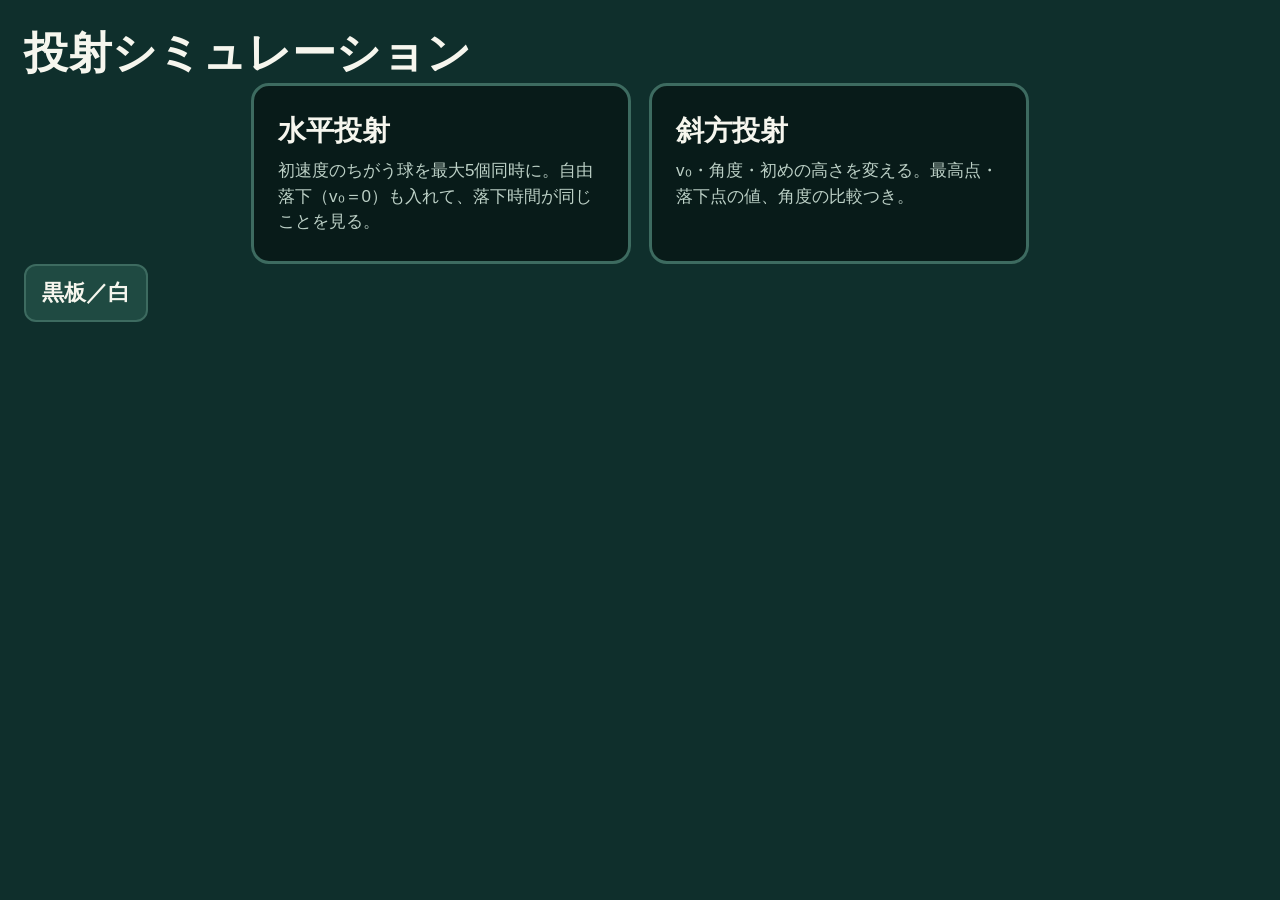
<file: index.html>
<!DOCTYPE html>
<html lang="ja"><head><meta charset="utf-8">
<meta name="viewport" content="width=device-width,initial-scale=1">
<title>投射シミュレーション</title>
<link rel="stylesheet" href="style.css">
<style>
body{overflow:auto;align-items:center;justify-content:center;gap:22px;padding:24px}
h1{font-size:clamp(26px,5vw,44px);margin:0}
.menu{display:flex;flex-wrap:wrap;gap:18px;justify-content:center}
.menu a{display:block;width:min(86vw,380px);padding:26px 24px;border:3px solid var(--panel-line);border-radius:18px;background:var(--panel);color:var(--fg);text-decoration:none}
.menu a:hover{border-color:var(--accent)}
.menu b{font-size:28px;display:block;margin-bottom:8px}
.menu span{color:var(--dim);font-size:17px;line-height:1.5}
</style></head><body>
<h1>投射シミュレーション</h1>
<div class="menu">
  <a href="suihei.html"><b>水平投射</b><span>初速度のちがう球を最大5個同時に。自由落下（v₀＝0）も入れて、落下時間が同じことを見る。</span></a>
  <a href="shaho.html"><b>斜方投射</b><span>v₀・角度・初めの高さを変える。最高点・落下点の値、角度の比較つき。</span></a>
</div>
<button id="t">黒板／白</button>
<script src="common.js"></script>
<script>initTheme();$('t').onclick=()=>setTheme(document.documentElement.dataset.theme==='dark'?'light':'dark');</script>
</body></html>
</file>
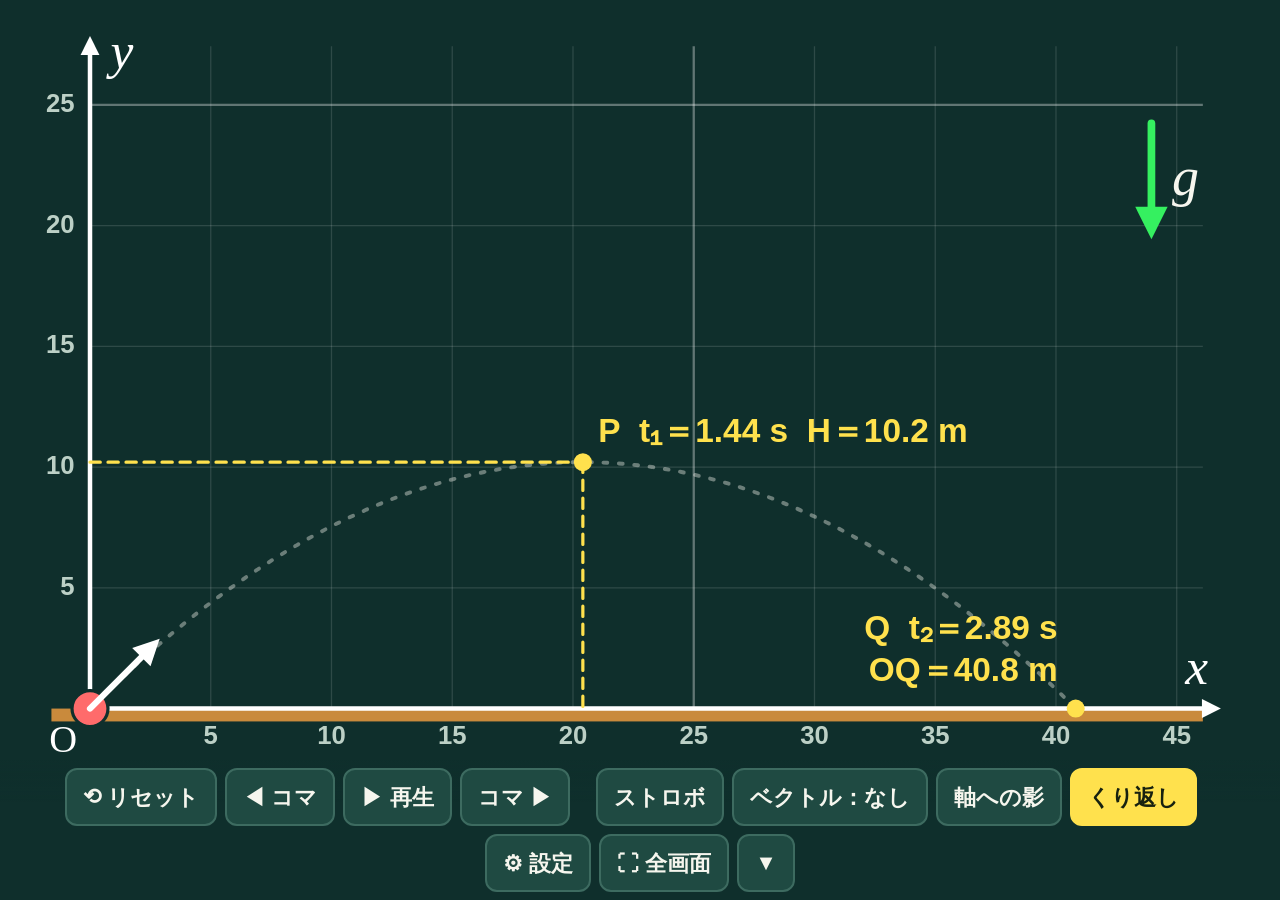
<file: shaho.html>
<!DOCTYPE html>
<html lang="ja"><head><meta charset="utf-8">
<meta name="viewport" content="width=device-width,initial-scale=1,viewport-fit=cover">
<meta name="apple-mobile-web-app-capable" content="yes">
<meta name="mobile-web-app-capable" content="yes">
<meta name="apple-mobile-web-app-status-bar-style" content="black-translucent">
<title>斜方投射シミュレーション</title>
<link rel="stylesheet" href="style.css">
</head><body>
<div id="stage"><canvas id="cv"></canvas></div>
<div id="toast"></div>
<div id="bar">
  <button id="bReset">⟲<span class="full"> リセット</span></button>
  <button class="full" id="bBack">◀ コマ</button>
  <button id="bPlay">▶ 再生</button>
  <button class="full" id="bFwd">コマ ▶</button>
  <span class="sp full"></span>
  <button class="full" id="bStrobe">ストロボ</button>
  <button class="full" id="bVec">ベクトル</button>
  <button class="full" id="bShadow">軸への影</button>
  <button class="full" id="bLoop">くり返し</button>
  <span class="sp full"></span>
  <button class="full" id="bGear">⚙ 設定</button>
  <button class="full" id="bFull">⛶ 全画面</button>
  <button class="full" id="bMini">▼</button>
  <button class="minionly" id="bFull2">⛶</button>
  <button class="minionly" id="bUnmini">▲</button>
</div>
<div id="drawer">
  <div class="row"><button id="dClose" class="on">✕ 閉じる</button><a class="btnlink" href="./">← メニュー</a><button id="theme">黒板／白</button></div>
  <div class="item"><span class="lab">初速度 v₀</span><input type="range" id="v0s" min="5" max="40" step="0.5" value="20"><span class="val" id="v0val"></span></div>
  <div class="item"><span class="lab">角度 θ</span><input type="range" id="ths" min="5" max="85" step="1" value="45"><span class="val" id="thval"></span></div>
  <div class="item"><span class="seg" id="thpre"></span></div>
  <div class="item"><span class="lab">高さ h₀</span><input type="range" id="h0s" min="0" max="20" step="0.5" value="0"><span class="val" id="h0val"></span></div>
  <div class="item"><span class="lab">時刻</span><input type="range" id="scrub" min="0" max="1000" value="0"><span class="val" id="tval">0.00 s</span></div>
  <div class="item"><span class="lab">再生の速さ</span><span class="seg" id="speed"></span></div>
  <div class="item"><span class="lab">ストロボ間隔</span><span class="seg" id="sint"></span></div>
  <div class="item"><span class="lab">残像の出し方</span><span class="seg" id="smode"></span></div>
  <div class="row"><button id="vstrobe">ストロボ位置にもベクトル</button><button id="bCmp">角度くらべ（15°〜75°）</button></div>
  <div class="row"><button id="bPQ">最高点P・着地Q</button><button id="bGrid">グリッド</button><button id="bRead">数値表示</button></div>
  <div class="lab">キー：Space 再生／R 最初／←→ コマ／V ベクトル／S ストロボ／F 全画面</div>
</div>
<script src="common.js"></script>
<script>
initTheme();
const cv = $('cv'), ctx = cv.getContext('2d');
const S = { v0: 20, th: 45, h0: 0, strobe: false, dt: 0.5, smode: 'seq', vmode: 0, vstrobe: false, pq: true, cmp: false, shadow: false, grid: true, readout: false };
const ANG = [15, 30, 45, 60, 75];
const VLAB = ['なし', 'v', 'vx vy', '全部'];
const rad = (d) => (d * Math.PI) / 180;
function traj(v0, thDeg, h0) {
  const vx = v0 * Math.cos(rad(thDeg)), vy = v0 * Math.sin(rad(thDeg));
  const T = (vy + Math.sqrt(vy * vy + 2 * G * h0)) / G;
  return { vx, vy, T, t1: vy / G, H: h0 + (vy * vy) / (2 * G), R: vx * T };
}
const cur = () => traj(S.v0, S.th, S.h0);
const clock = new Clock(draw);
clock.speed = 0.5;
function syncT() { clock.T = cur().T; clock.t = Math.min(clock.t, clock.T); }
const refreshers = [];
const all = () => refreshers.forEach((f) => f());
function stepBy(n) {
  const c = clock.t / S.dt;
  const target = n > 0 ? Math.floor(c + 1e-6) + 1 : Math.ceil(c - 1e-6) - 1;
  clock.seek(clamp(target * S.dt, 0, clock.T));
}
function cycleVec() { S.vmode = (S.vmode + 1) % 4; all(); draw(); }
function change() { syncT(); all(); draw(); }

function ui() {
  wireShell();
  $('bReset').onclick = () => clock.reset();
  $('bPlay').onclick = () => clock.toggle();
  $('bFwd').onclick = () => { clock.pause(); stepBy(1); };
  $('bBack').onclick = () => { clock.pause(); stepBy(-1); };
  $('bVec').onclick = cycleVec;
  refreshers.push(() => { $('bVec').textContent = 'ベクトル：' + VLAB[S.vmode]; $('bVec').classList.toggle('on', S.vmode > 0); });
  refreshers.push(toggleBtn($('bStrobe'), () => S.strobe, (v) => { S.strobe = v; draw(); }));
  refreshers.push(toggleBtn($('bShadow'), () => S.shadow, (v) => { S.shadow = v; draw(); }));
  refreshers.push(toggleBtn($('bLoop'), () => clock.loop, (v) => { clock.loop = v; }));
  refreshers.push(toggleBtn($('bGrid'), () => S.grid, (v) => { S.grid = v; draw(); }));
  refreshers.push(toggleBtn($('bRead'), () => S.readout, (v) => { S.readout = v; draw(); }));
  refreshers.push(toggleBtn($('bPQ'), () => S.pq, (v) => { S.pq = v; draw(); }));
  refreshers.push(toggleBtn($('bCmp'), () => S.cmp, (v) => { S.cmp = v; draw(); }));
  refreshers.push(toggleBtn($('vstrobe'), () => S.vstrobe, (v) => { S.vstrobe = v; draw(); }));
  $('scrub').oninput = (e) => { clock.playing = false; clock.seek(e.target.value / 1000 * clock.T); };
  $('v0s').oninput = (e) => { S.v0 = +e.target.value; change(); };
  $('ths').oninput = (e) => { S.th = +e.target.value; change(); };
  $('h0s').oninput = (e) => { S.h0 = +e.target.value; change(); };
  refreshers.push(() => { $('v0s').value = S.v0; $('ths').value = S.th; $('h0s').value = S.h0; });
  refreshers.push(segment($('thpre'), ANG.map((a) => [a + '°', a]), () => S.th, (v) => { S.th = v; change(); }));
  refreshers.push(segment($('speed'), [['0.25×', 0.25], ['0.5×', 0.5], ['1×', 1]], () => clock.speed, (v) => (clock.speed = v)));
  refreshers.push(segment($('sint'), [['0.25', 0.25], ['0.5', 0.5], ['1 s', 1]], () => S.dt, (v) => { S.dt = v; draw(); }));
  refreshers.push(segment($('smode'), [['順に出す', 'seq'], ['全部出す', 'all']], () => S.smode, (v) => { S.smode = v; draw(); }));
  $('theme').onclick = () => { setTheme(document.documentElement.dataset.theme === 'dark' ? 'light' : 'dark'); draw(); };
  window.addEventListener('resize', draw);
  window.addEventListener('keydown', (e) => {
    if (e.target.tagName === 'INPUT' && e.key !== 'ArrowLeft' && e.key !== 'ArrowRight') return;
    const k = e.key;
    if (k === ' ') { e.preventDefault(); clock.toggle(); }
    else if (k === 'r' || k === 'R') clock.reset();
    else if (k === 'ArrowRight') { e.preventDefault(); clock.pause(); stepBy(1); }
    else if (k === 'ArrowLeft') { e.preventDefault(); clock.pause(); stepBy(-1); }
    else if (k === 'v' || k === 'V') cycleVec();
    else if (k === 's' || k === 'S') { S.strobe = !S.strobe; all(); draw(); }
    else if (k === 'f' || k === 'F') toggleFullscreen();
  });
}

function draw() {
  const { w, h, dpr: rdpr } = fitCanvas(cv);
  const U = Math.max(0.9 * rdpr, Math.min(w, h) / 700);
  const th = theme, c = cur(), t = clock.t, T = c.T;
  $('tval').textContent = t.toFixed(2) + ' s';
  $('scrub').value = Math.round((t / T) * 1000);
  $('v0val').textContent = S.v0.toFixed(1) + ' m/s';
  $('thval').textContent = S.th + '°';
  $('h0val').textContent = S.h0.toFixed(1) + ' m';
  $('bPlay').textContent = clock.playing ? '⏸ 止める' : (t >= T ? '⟲ もう一度' : '▶ 再生');
  ctx.fillStyle = th.bg; ctx.fillRect(0, 0, w, h);

  const set = S.cmp ? [...ANG.map((a) => traj(S.v0, a, S.h0)), c] : [c];
  const xr = Math.max(...set.map((q) => q.R), 1) * 1.08 + 2, yr = Math.max(...set.map((q) => q.H), 1) * 1.12 + 1;
  const barH = $('bar').offsetHeight * rdpr;
  const padL = 70 * U, padR = 60 * U, padT = 36 * U, padB = barH + 40 * U;
  const sc = Math.min((w - padL - padR) / xr, (h - padT - padB) / yr);
  const ox = padL, oy = h - padB;
  const X = (x) => ox + x * sc, Y = (y) => oy - y * sc;
  const lw = 4 * U;
  const font = (px) => `bold ${px * U}px "BIZ UDPGothic","Hiragino Sans","Noto Sans JP",sans-serif`;
  const xmaxW = (w - padR - ox) / sc, ymaxW = (oy - padT) / sc;

  const st = niceStep(60 * U / sc), major = st * 5;
  ctx.textBaseline = 'middle'; ctx.font = font(20); ctx.fillStyle = th.dim;
  const isM = (a) => Math.abs(a / major - Math.round(a / major)) < 1e-6;
  for (let a = 0; a <= xmaxW + 1e-9; a += st) {
    const m = isM(a);
    if (S.grid) { ctx.strokeStyle = m ? th.major : th.grid; ctx.lineWidth = (m ? 1.8 : 1) * U; ctx.beginPath(); ctx.moveTo(X(a), oy); ctx.lineTo(X(a), Y(ymaxW)); ctx.stroke(); }
    if (a > 0 && (m || st >= 5)) { ctx.textAlign = 'center'; ctx.fillText(+a.toFixed(6), X(a), oy + 22 * U); }
  }
  for (let a = 0; a <= ymaxW + 1e-9; a += st) {
    const m = isM(a);
    if (S.grid) { ctx.strokeStyle = m ? th.major : th.grid; ctx.lineWidth = (m ? 1.8 : 1) * U; ctx.beginPath(); ctx.moveTo(ox, Y(a)); ctx.lineTo(X(xmaxW), Y(a)); ctx.stroke(); }
    if (a > 0 && (m || st >= 5)) { ctx.textAlign = 'right'; ctx.fillText(+a.toFixed(6), ox - 12 * U, Y(a)); }
  }
  // 地面と台
  ctx.lineCap = 'round';
  ctx.fillStyle = th.ground; ctx.fillRect(ox - 30 * U, oy, X(xmaxW) - ox + 30 * U, 10 * U);
  if (S.h0 > 0) { ctx.globalAlpha = 0.45; ctx.fillRect(ox - 30 * U, Y(S.h0), 30 * U, S.h0 * sc); ctx.globalAlpha = 1; ctx.fillRect(ox - 30 * U, Y(S.h0) - 4 * U, 30 * U, 8 * U); }
  // 軸
  arrow(ctx, ox - 10 * U, oy, X(xmaxW) + 14 * U, oy, th.axis, 3.5 * U);
  arrow(ctx, ox, oy + 10 * U, ox, Y(ymaxW) - 8 * U, th.axis, 3.5 * U);
  ctx.fillStyle = th.axis; ctx.font = `italic ${40 * U}px ${SERIF}`;
  ctx.textAlign = 'right'; ctx.fillText('x', X(xmaxW) + 4 * U, oy - 30 * U);
  ctx.textAlign = 'left'; ctx.fillText('y', ox + 16 * U, Y(ymaxW) + 6 * U);
  ctx.font = `${30 * U}px ${SERIF}`; ctx.textAlign = 'right'; ctx.fillText('O', ox - 10 * U, oy + 26 * U);
  // 重力
  { const gx = X(xmaxW) - 40 * U, g0 = Y(ymaxW) + 60 * U, g1 = g0 + 90 * U;
    arrow(ctx, gx, g0, gx, g1, th.g, 6 * U);
    ctx.fillStyle = th.fg; ctx.font = `italic ${42 * U}px ${SERIF}`; ctx.textAlign = 'left'; ctx.fillText('g', gx + 16 * U, (g0 + g1) / 2); }

  const pos = (tt) => { const tc = Math.min(tt, T); return { x: c.vx * tc, y: S.h0 + c.vy * tc - 0.5 * G * tc * tc, vx: c.vx, vy: c.vy - G * tc }; };
  const R = Math.max(14 * U, 0.012 * Math.min(w, h));
  const ball = (p, col, a = 1) => { ctx.globalAlpha = a; ctx.fillStyle = col; ctx.beginPath(); ctx.arc(X(p.x), Y(p.y), R, 0, 7); ctx.fill(); ctx.strokeStyle = th.bg; ctx.lineWidth = 2.5 * U; ctx.stroke(); ctx.globalAlpha = 1; };
  const shadow = (p, col, a) => {
    const bx = X(p.x), by = Y(p.y);
    ctx.globalAlpha = a * 0.7; ctx.strokeStyle = col; ctx.lineWidth = 1.8 * U; ctx.setLineDash([6 * U, 6 * U]);
    ctx.beginPath(); ctx.moveTo(bx, by); ctx.lineTo(bx, oy); ctx.moveTo(bx, by); ctx.lineTo(ox, by); ctx.stroke(); ctx.setLineDash([]);
    ctx.globalAlpha = a; ctx.fillStyle = col;
    ctx.beginPath(); ctx.arc(bx, oy, R * 0.8, 0, 7); ctx.fill(); ctx.beginPath(); ctx.arc(ox, by, R * 0.8, 0, 7); ctx.fill(); ctx.globalAlpha = 1;
  };
  const kv = 0.2 * Math.max(c.R, c.H) / Math.max(S.v0, 1) * 0.5;
  const vec = (p) => {
    if (S.vmode === 0) return;
    const x0 = X(p.x), y0 = Y(p.y), ex = x0 + p.vx * kv * sc, ey = y0 - p.vy * kv * sc;
    if (S.vmode >= 2) {
      if (Math.abs(p.vx) > 0.01) arrow(ctx, x0, y0, ex, y0, th.vx, lw);
      if (Math.abs(p.vy) > 0.01) arrow(ctx, x0, y0, x0, ey, th.vy, lw);
    }
    if (S.vmode === 1 || S.vmode === 3) {
      if (S.vmode === 3) { ctx.setLineDash([6 * U, 6 * U]); ctx.strokeStyle = th.dim; ctx.lineWidth = U; ctx.beginPath(); ctx.moveTo(ex, y0); ctx.lineTo(ex, ey); ctx.moveTo(x0, ey); ctx.lineTo(ex, ey); ctx.stroke(); ctx.setLineDash([]); }
      if (p.vx * p.vx + p.vy * p.vy > 1e-4) arrow(ctx, x0, y0, ex, ey, th.vec, lw * 1.2);
    }
  };

  if (S.cmp) ANG.forEach((a, i) => {
    const q = traj(S.v0, a, S.h0);
    ctx.strokeStyle = th.balls[i]; ctx.lineWidth = 3.2 * U; ctx.globalAlpha = 0.85; ctx.beginPath();
    for (let k = 0; k <= 100; k++) { const tt = (q.T * k) / 100, x = q.vx * tt, y = S.h0 + q.vy * tt - 0.5 * G * tt * tt; k ? ctx.lineTo(X(x), Y(y)) : ctx.moveTo(X(x), Y(y)); }
    ctx.stroke(); ctx.globalAlpha = 1;
    ctx.fillStyle = th.balls[i]; ctx.font = font(26); ctx.textAlign = 'center'; ctx.textBaseline = 'bottom';
    ctx.fillText(a + '°', X(q.vx * q.t1), Y(q.H) - 8 * U); ctx.textBaseline = 'middle';
  });
  const path = (a, b) => { ctx.beginPath(); for (let k = 0; k <= 100; k++) { const p = pos(a + ((b - a) * k) / 100); k ? ctx.lineTo(X(p.x), Y(p.y)) : ctx.moveTo(X(p.x), Y(p.y)); } ctx.stroke(); };
  ctx.strokeStyle = th.fg; ctx.globalAlpha = 0.4; ctx.lineWidth = 3 * U; ctx.setLineDash([3 * U, 9 * U]); path(t, T); ctx.setLineDash([]);
  ctx.globalAlpha = 0.9; ctx.lineWidth = 3.5 * U; path(0, t); ctx.globalAlpha = 1;

  if (S.pq) {
    const P = { x: c.vx * c.t1, y: c.H }, Q = { x: c.R, y: 0 };
    ctx.setLineDash([8 * U, 6 * U]); ctx.strokeStyle = th.accent; ctx.lineWidth = 2.5 * U;
    ctx.beginPath(); ctx.moveTo(X(P.x), Y(P.y)); ctx.lineTo(X(P.x), oy); ctx.moveTo(ox, Y(P.y)); ctx.lineTo(X(P.x), Y(P.y)); ctx.stroke(); ctx.setLineDash([]);
    ctx.fillStyle = th.accent; ctx.beginPath(); ctx.arc(X(P.x), Y(P.y), 7 * U, 0, 7); ctx.fill(); ctx.beginPath(); ctx.arc(X(Q.x), Y(Q.y), 7 * U, 0, 7); ctx.fill();
    ctx.font = font(26); ctx.textAlign = 'left'; ctx.textBaseline = 'bottom';
    ctx.fillText(`P  t₁＝${c.t1.toFixed(2)} s  H＝${c.H.toFixed(1)} m`, X(P.x) + 12 * U, Y(P.y) - 10 * U);
    ctx.textAlign = 'right';
    ctx.fillText(`Q  t₂＝${c.T.toFixed(2)} s`, X(Q.x) - 14 * U, oy - 48 * U);
    ctx.fillText(`OQ＝${c.R.toFixed(1)} m`, X(Q.x) - 14 * U, oy - 16 * U);
    ctx.textBaseline = 'middle';
  }

  const times = [];
  if (S.strobe) for (let k = 1; k * S.dt <= T + 1e-9; k++) { const tt = k * S.dt; if (S.smode === 'all' || tt <= t + 1e-9) times.push(tt); }
  if (S.strobe && S.smode === 'all') times.unshift(0);
  times.forEach((tt) => { const p = pos(tt); if (S.shadow) shadow(p, th.balls[0], 0.4); ball(p, th.balls[0], 0.55); if (S.vstrobe) vec(p); });
  const p = pos(t);
  if (S.shadow) shadow(p, th.balls[0], 1);
  ball(p, th.balls[0]); vec(p);
  if (t === 0 && S.vmode === 0) arrow(ctx, X(0), Y(S.h0), X(0) + c.vx * kv * sc, Y(S.h0) - c.vy * kv * sc, th.vec, lw * 1.2);

  if (S.readout) {
    const sp = Math.hypot(p.vx, p.vy);
    const lines = [[`t ＝ ${t.toFixed(2)} s`, 34, th.fg], [`x ＝ ${p.x.toFixed(1)} m　y ＝ ${p.y.toFixed(1)} m`, 26, th.dim],
      [`vx ＝ ${p.vx.toFixed(1)} m/s`, 26, th.vx], [`vy ＝ ${p.vy.toFixed(1)} m/s（上向き正）`, 26, th.vy], [`v ＝ ${sp.toFixed(1)} m/s`, 26, th.fg]];
    ctx.globalAlpha = 0.85; ctx.fillStyle = th.bg; ctx.fillRect(w - 500 * U, 6 * U, 494 * U, 220 * U); ctx.globalAlpha = 1;
    ctx.textBaseline = 'top'; ctx.textAlign = 'right'; let ry = 12 * U;
    lines.forEach(([s, px, col]) => { ctx.fillStyle = col; ctx.font = font(px); ctx.fillText(s, w - 16 * U, ry); ry += (px + 10) * U; });
  }
}
ui(); syncT();
{
  const q = new URLSearchParams(location.search);
  for (const k of ['v0', 'th', 'h0']) if (q.has(k)) S[k] = +q.get(k);
  if (q.has('strobe')) S.strobe = q.get('strobe') === '1';
  if (q.has('v')) S.vmode = +q.get('v');
  if (q.has('vs')) S.vstrobe = q.get('vs') === '1';
  if (q.has('cmp')) S.cmp = q.get('cmp') === '1';
  if (q.has('shadow')) S.shadow = q.get('shadow') === '1';
  if (q.has('dt')) S.dt = +q.get('dt');
  if (q.has('mini')) setMini(q.get('mini') === '1');
  if (q.has('drawer')) setDrawer(q.get('drawer') === '1');
  if (q.has('read')) S.readout = q.get('read') === '1';
  syncT();
  if (q.has('t')) clock.t = clamp(+q.get('t'), 0, clock.T);
  all();
}
draw();
</script>
</body></html>
</file>
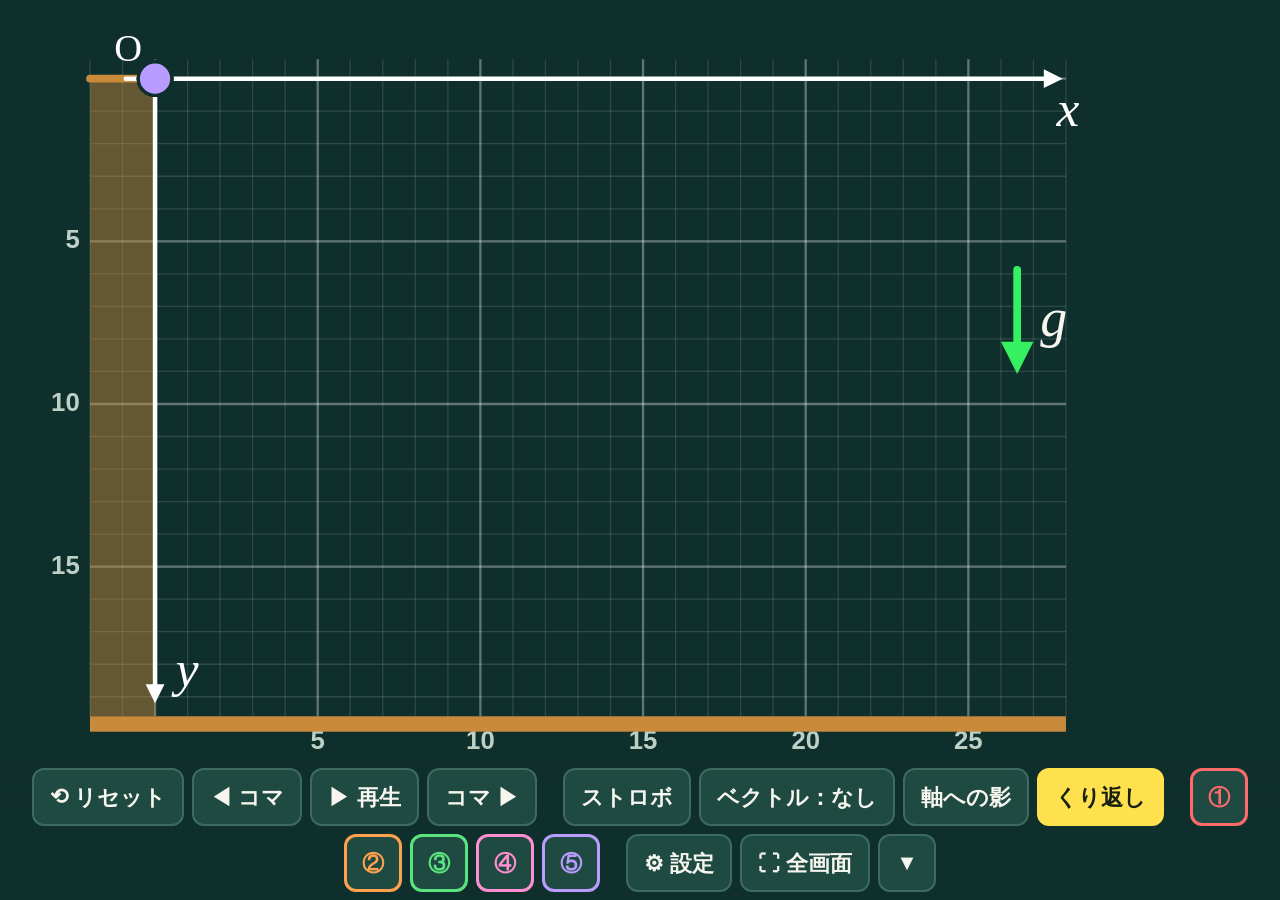
<file: suihei.html>
<!DOCTYPE html>
<html lang="ja"><head><meta charset="utf-8">
<meta name="viewport" content="width=device-width,initial-scale=1,viewport-fit=cover">
<meta name="apple-mobile-web-app-capable" content="yes">
<meta name="mobile-web-app-capable" content="yes">
<meta name="apple-mobile-web-app-status-bar-style" content="black-translucent">
<title>水平投射シミュレーション</title>
<link rel="stylesheet" href="style.css">
</head><body>
<div id="stage"><canvas id="cv"></canvas></div>
<div id="toast"></div>
<div id="bar">
  <button id="bReset">⟲<span class="full"> リセット</span></button>
  <button class="full" id="bBack">◀ コマ</button>
  <button id="bPlay">▶ 再生</button>
  <button class="full" id="bFwd">コマ ▶</button>
  <span class="sp full"></span>
  <button class="full" id="bStrobe">ストロボ</button>
  <button class="full" id="bVec">ベクトル</button>
  <button class="full" id="bShadow">軸への影</button>
  <button class="full" id="bLoop">くり返し</button>
  <span class="sp full"></span>
  <span class="full" id="chips" style="display:contents"></span>
  <span class="sp full"></span>
  <button class="full" id="bGear">⚙ 設定</button>
  <button class="full" id="bFull">⛶ 全画面</button>
  <button class="full" id="bMini">▼</button>
  <button class="minionly" id="bFull2">⛶</button>
  <button class="minionly" id="bUnmini">▲</button>
</div>
<div id="drawer">
  <div class="row"><button id="dClose" class="on">✕ 閉じる</button><a class="btnlink" href="./">← メニュー</a><button id="theme">黒板／白</button></div>
  <div class="item"><span class="lab">時刻</span><input type="range" id="scrub" min="0" max="1000" value="0"><span class="val" id="tval">0.00 s</span></div>
  <div class="item"><span class="lab">再生の速さ</span><span class="seg" id="speed"></span></div>
  <div class="item"><span class="lab">ストロボ間隔</span><span class="seg" id="sint"></span></div>
  <div class="item"><span class="lab">残像の出し方</span><span class="seg" id="smode"></span></div>
  <div class="row"><button id="vstrobe">ストロボ位置にもベクトル</button><button id="sline">同時刻を結ぶ</button></div>
  <div class="item"><span class="lab">高さ H</span><input type="range" id="hs" min="5" max="20" step="0.1" value="19.6"><span class="val" id="hval"></span></div>
  <div class="item"><span class="seg" id="hpre"></span></div>
  <div class="item"><span class="lab">座標</span><span class="seg" id="cmode"></span></div>
  <div id="cards" style="display:flex;flex-direction:column;gap:8px"></div>
  <div class="row"><button id="bGrid">グリッド</button><button id="bRead">数値表示</button></div>
  <div class="lab">キー：Space 再生／R 最初／←→ コマ／V ベクトル／S ストロボ／F 全画面</div>
</div>
<script src="common.js"></script>
<script>
initTheme();
const cv = $('cv'), ctx = cv.getContext('2d');
const S = {
  H: 19.6, strobe: false, dt: 0.25, smode: 'seq', vmode: 0, vstrobe: false, sline: false, coord: 'top',
  shadow: false, grid: true, readout: false,
  balls: [0, 3, 6, 9, 12].map((v) => ({ on: true, v0: v })),
};
const names = ['①', '②', '③', '④', '⑤'];
const VLAB = ['なし', 'v', 'vx vy', '全部'];
const clock = new Clock(draw);
clock.speed = 0.5;
const Tf = () => Math.sqrt(2 * S.H / G);
function syncT() { clock.T = Tf(); clock.t = Math.min(clock.t, clock.T); }
const refreshers = [];
const all = () => refreshers.forEach((f) => f());

function stepBy(n) {
  const c = clock.t / S.dt;
  const target = n > 0 ? Math.floor(c + 1e-6) + 1 : Math.ceil(c - 1e-6) - 1;
  clock.seek(clamp(target * S.dt, 0, clock.T));
}
function cycleVec() { S.vmode = (S.vmode + 1) % 4; all(); draw(); }
function toggleStrobe() { S.strobe = !S.strobe; all(); draw(); }
function setH(h) { S.H = Math.round(h * 10) / 10; $('hs').value = S.H; syncT(); all(); draw(); }

function ui() {
  wireShell();
  $('bReset').onclick = () => clock.reset();
  $('bPlay').onclick = () => clock.toggle();
  $('bFwd').onclick = () => { clock.pause(); stepBy(1); };
  $('bBack').onclick = () => { clock.pause(); stepBy(-1); };
  $('bVec').onclick = cycleVec;
  refreshers.push(() => { $('bVec').textContent = 'ベクトル：' + VLAB[S.vmode]; $('bVec').classList.toggle('on', S.vmode > 0); });
  refreshers.push(toggleBtn($('bStrobe'), () => S.strobe, (v) => { S.strobe = v; draw(); }));
  refreshers.push(toggleBtn($('bShadow'), () => S.shadow, (v) => { S.shadow = v; draw(); }));
  refreshers.push(toggleBtn($('bLoop'), () => clock.loop, (v) => { clock.loop = v; }));
  refreshers.push(toggleBtn($('bGrid'), () => S.grid, (v) => { S.grid = v; draw(); }));
  refreshers.push(toggleBtn($('bRead'), () => S.readout, (v) => { S.readout = v; draw(); }));
  $('scrub').oninput = (e) => { clock.playing = false; clock.seek(e.target.value / 1000 * clock.T); };
  refreshers.push(segment($('speed'), [['0.25×', 0.25], ['0.5×', 0.5], ['1×', 1]], () => clock.speed, (v) => (clock.speed = v)));
  refreshers.push(segment($('sint'), [['0.1', 0.1], ['0.2', 0.2], ['0.25', 0.25], ['0.5', 0.5], ['1 s', 1]], () => S.dt, (v) => { S.dt = v; draw(); }));
  refreshers.push(segment($('smode'), [['順に出す', 'seq'], ['全部出す', 'all']], () => S.smode, (v) => { S.smode = v; draw(); }));
  refreshers.push(toggleBtn($('vstrobe'), () => S.vstrobe, (v) => { S.vstrobe = v; draw(); }));
  refreshers.push(toggleBtn($('sline'), () => S.sline, (v) => { S.sline = v; draw(); }));
  refreshers.push(segment($('cmode'), [['投げた点が原点・下向き正', 'top'], ['地面が原点', 'ground']], () => S.coord, (v) => { S.coord = v; draw(); }));
  $('hs').oninput = (e) => setH(+e.target.value);
  refreshers.push(segment($('hpre'), [['4.9 m', 4.9], ['9.8 m', 9.8], ['19.6 m', 19.6]], () => S.H, setH));
  $('theme').onclick = () => { setTheme(document.documentElement.dataset.theme === 'dark' ? 'light' : 'dark'); all(); draw(); };
  window.addEventListener('resize', draw);
  window.addEventListener('keydown', (e) => {
    if (e.target.tagName === 'INPUT' && e.key !== 'ArrowLeft' && e.key !== 'ArrowRight') return;
    const k = e.key;
    if (k === ' ') { e.preventDefault(); clock.toggle(); }
    else if (k === 'r' || k === 'R') clock.reset();
    else if (k === 'ArrowRight') { e.preventDefault(); clock.pause(); stepBy(1); }
    else if (k === 'ArrowLeft') { e.preventDefault(); clock.pause(); stepBy(-1); }
    else if (k === 'v' || k === 'V') cycleVec();
    else if (k === 's' || k === 'S') toggleStrobe();
    else if (k === 'f' || k === 'F') toggleFullscreen();
  });
  buildBalls();
}
function buildBalls() {
  const chips = $('chips'), box = $('cards'); chips.innerHTML = ''; box.innerHTML = '';
  S.balls.forEach((b, i) => {
    const chip = document.createElement('button'); chip.className = 'chip'; chip.textContent = names[i];
    chips.appendChild(chip);
    const c = document.createElement('div'); c.className = 'card';
    c.innerHTML = `<span class="dot"></span><b style="font-size:22px">${names[i]}</b><span class="val" style="min-width:9em;text-align:left" data-lab></span><input type="range" min="0" max="15" step="0.5">`;
    const dot = c.querySelector('.dot'), sl = c.querySelector('input'), lab = c.querySelector('[data-lab]');
    sl.value = b.v0;
    const upd = () => {
      dot.style.background = theme.balls[i];
      chip.style.borderColor = theme.balls[i]; chip.style.color = b.on ? theme.balls[i] : '';
      lab.textContent = b.v0 === 0 ? '自由落下' : `v₀＝${b.v0.toFixed(1)}`;
      chip.classList.toggle('off', !b.on); c.classList.toggle('off', !b.on);
    };
    chip.onclick = () => { if (b.on && S.balls.filter((x) => x.on).length === 1) return; b.on = !b.on; all(); draw(); };
    sl.oninput = () => { b.v0 = +sl.value; all(); draw(); };
    dot.onclick = chip.onclick;
    refreshers.push(upd); box.appendChild(c); upd();
  });
}

function draw() {
  const { w, h, dpr: rdpr } = fitCanvas(cv);
  const U = Math.max(0.9 * rdpr, Math.min(w, h) / 700);
  const T = clock.T, t = clock.t, th = theme;
  $('tval').textContent = t.toFixed(2) + ' s';
  $('scrub').value = Math.round(t / T * 1000);
  $('hval').textContent = S.H.toFixed(1) + ' m';
  const playing = clock.playing;
  $('bPlay').textContent = playing ? '⏸ 止める' : (t >= T ? '⟲ もう一度' : '▶ 再生');
  ctx.fillStyle = th.bg; ctx.fillRect(0, 0, w, h);

  const act = S.balls.map((b, i) => ({ ...b, i })).filter((b) => b.on);
  const xmax = Math.max(12, Math.max(...act.map((b) => b.v0)) * Tf() + 3);
  const barH = $('bar').offsetHeight * rdpr;
  const padL = 70 * U, padR = 40 * U, padT = 46 * U, padB = barH + 34 * U, mL = 2, mTop = 0.6;
  const sc = Math.min((w - padL - padR) / (xmax + mL + 1), (h - padT - padB) / (S.H + mTop));
  const ox = padL + mL * sc, oy = padT + mTop * sc;
  const X = (x) => ox + x * sc, Y = (yd) => oy + yd * sc;
  const lw = 4 * U;
  const font = (px, style = 'bold ') => `${style}${px * U}px "BIZ UDPGothic","Hiragino Sans","Noto Sans JP",sans-serif`;
  const top = S.coord === 'top';
  const axY = top ? 0 : S.H;

  // grid
  const minor = sc > 11 * U;
  ctx.textBaseline = 'middle';
  if (S.grid) {
    for (let k = -mL; k <= Math.floor(xmax + 1); k++) {
      const major = k % 5 === 0; if (!major && !minor) continue;
      ctx.strokeStyle = major ? th.major : th.grid; ctx.lineWidth = (major ? 1.8 : 1) * U;
      ctx.beginPath(); ctx.moveTo(X(k), Y(-mTop)); ctx.lineTo(X(k), Y(S.H)); ctx.stroke();
      if (major && k > 0) { ctx.fillStyle = th.dim; ctx.font = font(20); ctx.textAlign = 'center'; ctx.fillText(k, X(k), Y(S.H) + 20 * U); }
    }
    const vals = [];
    if (top) for (let v = 0; v <= S.H + 1e-9; v++) vals.push(v); else for (let v = 0; v <= S.H + 1e-9; v++) vals.push(v);
    vals.forEach((v) => {
      const yd = top ? v : S.H - v, major = v % 5 === 0; if (!major && !minor) return;
      ctx.strokeStyle = major ? th.major : th.grid; ctx.lineWidth = (major ? 1.8 : 1) * U;
      ctx.beginPath(); ctx.moveTo(X(-mL), Y(yd)); ctx.lineTo(X(xmax + 1), Y(yd)); ctx.stroke();
      if (major && v > 0) { ctx.fillStyle = th.dim; ctx.font = font(20); ctx.textAlign = 'right'; ctx.fillText(v, X(-mL) - 8 * U, Y(yd)); }
    });
  }

  // 台と地面
  ctx.fillStyle = th.ground; ctx.globalAlpha = 0.45; ctx.fillRect(X(-mL), Y(0), mL * sc, S.H * sc); ctx.globalAlpha = 1;
  ctx.fillStyle = th.ground; ctx.fillRect(X(-mL), Y(S.H), (xmax + 1 + mL) * sc, 12 * U);
  ctx.strokeStyle = th.ground; ctx.lineWidth = 6 * U; ctx.lineCap = 'round';
  ctx.beginPath(); ctx.moveTo(X(-mL), Y(0)); ctx.lineTo(X(0), Y(0)); ctx.stroke();

  // 座標軸（元アプリ風：白い矢印と斜体の x, y, O）
  const ax = th.axis, alw = 3.5 * U;
  arrow(ctx, X(-0.9), Y(axY), X(xmax + 0.9), Y(axY), ax, alw);
  if (top) arrow(ctx, X(0), Y(-mTop + 0.1), X(0), Y(S.H - 0.4), ax, alw);
  else arrow(ctx, X(0), Y(S.H), X(0), Y(-mTop + 0.1), ax, alw);
  ctx.fillStyle = ax; ctx.font = font(40, 'italic '); ctx.font = `italic ${40 * U}px ${SERIF}`;
  ctx.textAlign = 'center'; ctx.fillText('x', X(xmax + 0.9) + 4 * U, Y(axY) + (top ? 26 * U : -26 * U));
  ctx.textAlign = 'left'; ctx.fillText('y', X(0) + 16 * U, top ? Y(S.H) - 34 * U : Y(-mTop) + 6 * U);
  ctx.font = `${30 * U}px ${SERIF}`; ctx.textAlign = 'right'; ctx.fillText('O', X(0) - 10 * U, Y(axY) + (top ? -22 * U : 24 * U));
  // 重力
  { const gx = X(xmax - 0.5), g0 = Y(S.H * 0.30), g1 = Y(S.H * 0.30 + Math.min(3.2, S.H * 0.2));
    arrow(ctx, gx, g0, gx, g1, th.g, 6 * U);
    ctx.fillStyle = th.fg; ctx.font = `italic ${42 * U}px ${SERIF}`; ctx.textAlign = 'left'; ctx.fillText('g', gx + 18 * U, (g0 + g1) / 2); }

  const pos = (b, tt) => { const tc = Math.min(tt, T); return { x: b.v0 * tc, y: 0.5 * G * tc * tc, vx: b.v0, vy: G * tc }; };
  const R = Math.max(13 * U, 0.42 * sc);
  const ball = (p, col, a = 1) => {
    ctx.globalAlpha = a; ctx.fillStyle = col; ctx.beginPath(); ctx.arc(X(p.x), Y(p.y), R, 0, 7); ctx.fill();
    ctx.strokeStyle = th.bg; ctx.lineWidth = 2.5 * U; ctx.stroke(); ctx.globalAlpha = 1;
  };
  const shadow = (p, col, a) => {
    const bx = X(p.x), by = Y(p.y), sx = X(p.x), sy = Y(axY), tx = X(0), ty = Y(p.y);
    ctx.globalAlpha = a * 0.7; ctx.strokeStyle = col; ctx.lineWidth = 1.8 * U; ctx.setLineDash([6 * U, 6 * U]);
    ctx.beginPath(); ctx.moveTo(bx, by); ctx.lineTo(sx, sy); ctx.moveTo(bx, by); ctx.lineTo(tx, ty); ctx.stroke(); ctx.setLineDash([]);
    ctx.globalAlpha = a; ctx.fillStyle = col;
    ctx.beginPath(); ctx.arc(sx, sy, R * 0.8, 0, 7); ctx.fill(); ctx.beginPath(); ctx.arc(tx, ty, R * 0.8, 0, 7); ctx.fill(); ctx.globalAlpha = 1;
  };
  const kv = 0.2;
  const vec = (p) => {
    if (S.vmode === 0) return;
    const x0 = X(p.x), y0 = Y(p.y), ex = x0 + p.vx * kv * sc, ey = y0 + p.vy * kv * sc;
    if (S.vmode >= 2) {
      if (p.vx > 0.01) arrow(ctx, x0, y0, ex, y0, th.vx, lw);
      if (p.vy > 0.01) arrow(ctx, x0, y0, x0, ey, th.vy, lw);
    }
    if (S.vmode === 1 || S.vmode === 3) {
      if (S.vmode === 3) { ctx.setLineDash([6 * U, 6 * U]); ctx.strokeStyle = th.dim; ctx.lineWidth = U; ctx.beginPath(); ctx.moveTo(ex, y0); ctx.lineTo(ex, ey); ctx.moveTo(x0, ey); ctx.lineTo(ex, ey); ctx.stroke(); ctx.setLineDash([]); }
      if (p.vx * p.vx + p.vy * p.vy > 1e-4) arrow(ctx, x0, y0, ex, ey, th.vec, lw * 1.2);
    }
  };

  // 軌跡
  act.forEach((b) => {
    ctx.strokeStyle = th.balls[b.i]; ctx.globalAlpha = 0.6; ctx.lineWidth = 3 * U; ctx.setLineDash([3 * U, 9 * U]); ctx.lineCap = 'round';
    ctx.beginPath(); for (let k = 0; k <= 80; k++) { const p = pos(b, (Math.min(t, T) * k) / 80); k ? ctx.lineTo(X(p.x), Y(p.y)) : ctx.moveTo(X(p.x), Y(p.y)); }
    ctx.stroke(); ctx.setLineDash([]); ctx.globalAlpha = 1;
  });

  // ストロボ
  const times = [];
  if (S.strobe) for (let k = 1; k * S.dt <= T + 1e-9; k++) { const tt = k * S.dt; if (S.smode === 'all' || tt <= t + 1e-9) times.push(tt); }
  if (S.sline) {
    const tl = [...times]; if (t > 0 && !S.strobe) tl.push(t);
    tl.forEach((tt) => {
      const xs = act.map((b) => pos(b, tt).x), y = pos(act[0], tt).y;
      ctx.strokeStyle = th.accent; ctx.globalAlpha = 0.85; ctx.lineWidth = 2.5 * U; ctx.setLineDash([12 * U, 8 * U]);
      ctx.beginPath(); ctx.moveTo(X(0), Y(y)); ctx.lineTo(X(Math.max(...xs)), Y(y)); ctx.stroke(); ctx.setLineDash([]); ctx.globalAlpha = 1;
      if (S.strobe) { ctx.fillStyle = th.accent; ctx.font = font(22); ctx.textAlign = 'left'; ctx.fillText(`t＝${+tt.toFixed(2)} s`, X(Math.max(...xs)) + R + 12 * U, Y(y) - 14 * U); }
    });
  }
  times.forEach((tt) => act.forEach((b) => { const p = pos(b, tt); if (S.shadow) shadow(p, th.balls[b.i], 0.4); ball(p, th.balls[b.i], 0.55); if (S.vstrobe) vec(p); }));
  act.forEach((b) => { const p = pos(b, t); if (S.shadow) shadow(p, th.balls[b.i], 1); ball(p, th.balls[b.i]); vec(p); });

  if (S.readout) {
    const yy = pos(act[0], t).y;
    const lines = [[`t ＝ ${t.toFixed(2)} s`, 34, th.fg], [top ? `y ＝ ${yy.toFixed(1)} m（下向き）` : `高さ ＝ ${(S.H - yy).toFixed(1)} m`, 26, th.dim],
      [`vy ＝ ${(G * Math.min(t, T)).toFixed(1)} m/s`, 26, th.vy]];
    act.forEach((b) => lines.push([`${names[b.i]} x ＝ ${pos(b, t).x.toFixed(1)} m　vx ＝ ${b.v0.toFixed(1)}`, 24, th.balls[b.i]]));
    let bh = 14; lines.forEach(([, px]) => (bh += (px + 8)));
    ctx.globalAlpha = 0.85; ctx.fillStyle = th.bg; ctx.fillRect(w - 470 * U, 6 * U, 464 * U, bh * U); ctx.globalAlpha = 1;
    ctx.textBaseline = 'top'; ctx.textAlign = 'right'; let ry = 12 * U;
    lines.forEach(([s, px, col]) => { ctx.fillStyle = col; ctx.font = font(px); ctx.fillText(s, w - 16 * U, ry); ry += (px + 8) * U; });
  }
}
ui(); syncT();
{
  const q = new URLSearchParams(location.search);
  if (q.has('strobe')) S.strobe = q.get('strobe') === '1';
  if (q.has('v')) S.vmode = +q.get('v');
  if (q.has('vs')) S.vstrobe = q.get('vs') === '1';
  if (q.has('line')) S.sline = q.get('line') === '1';
  if (q.has('shadow')) S.shadow = q.get('shadow') === '1';
  if (q.has('dt')) S.dt = +q.get('dt');
  if (q.has('mode')) S.smode = q.get('mode');
  if (q.has('mini')) setMini(q.get('mini') === '1');
  if (q.has('drawer')) setDrawer(q.get('drawer') === '1');
  if (q.has('read')) S.readout = q.get('read') === '1';
  if (q.has('t')) clock.t = clamp(+q.get('t'), 0, clock.T);
  all();
}
draw();
</script>
</body></html>
</file>
<file: style.css>
:root{
  --bg:#0f2f2c; --grid:rgba(255,255,255,.13); --grid-major:rgba(255,255,255,.34);
  --fg:#f6f6ee; --dim:#bcd0c6; --panel:rgba(8,26,24,.94); --panel-line:#3d6b60;
  --btn:#1f4a42; --btn-on:#ffe14d; --btn-on-fg:#17210f;
}
:root[data-theme="light"]{
  --bg:#fbfbf5; --grid:rgba(0,0,0,.12); --grid-major:rgba(0,0,0,.4);
  --fg:#111; --dim:#556; --panel:rgba(240,242,232,.97); --panel-line:#a9b19a;
  --btn:#dfe4d2; --btn-on:#1f6feb; --btn-on-fg:#fff;
}
*{box-sizing:border-box;-webkit-tap-highlight-color:transparent;-webkit-user-select:none;user-select:none}
html,body{margin:0;height:100%;background:var(--bg);color:var(--fg);overflow:hidden;
  font-family:"BIZ UDPGothic","Hiragino Sans","Noto Sans JP","Yu Gothic UI",sans-serif;touch-action:manipulation}
#stage{position:fixed;inset:0;height:100vh;height:100dvh}
canvas{position:absolute;inset:0;width:100%;height:100%;display:block}
button,.btnlink{font:inherit;font-size:clamp(17px,1.7vw,28px);font-weight:700;color:var(--fg);background:var(--btn);
  border:2px solid var(--panel-line);border-radius:12px;min-height:58px;min-width:58px;padding:6px 16px;cursor:pointer;
  text-decoration:none;display:inline-flex;align-items:center;justify-content:center;gap:6px;white-space:nowrap}
button:active{filter:brightness(1.35)}
button.on{background:var(--btn-on);color:var(--btn-on-fg);border-color:var(--btn-on)}
#bar{position:fixed;left:0;right:0;bottom:0;display:flex;flex-wrap:wrap;justify-content:center;align-items:center;gap:8px 8px;
  padding:8px 10px calc(8px + env(safe-area-inset-bottom));background:linear-gradient(to top,var(--bg) 70%,transparent);z-index:10}
#bar .sp{width:10px}
#bar .chip{min-width:58px;padding:6px 10px;border-width:3px}
#bar .chip.off{opacity:.35}
body.mini #bar .full{display:none}
body:not(.mini) #bar .minionly{display:none}
body.mini #bar{background:none;justify-content:flex-end;pointer-events:none}
body.mini #bar button{pointer-events:auto;opacity:.85}
#drawer{position:fixed;top:0;right:0;bottom:0;width:min(94vw,520px);background:var(--panel);border-left:2px solid var(--panel-line);
  z-index:20;transform:translateX(105%);transition:transform .18s;overflow:auto;padding:12px 14px 20px;display:flex;flex-direction:column;gap:14px}
body.drawer #drawer{transform:none}
.row{display:flex;flex-wrap:wrap;align-items:center;gap:8px 12px}
.lab{color:var(--dim);font-size:17px;white-space:nowrap}
.seg{display:inline-flex}
.seg button{border-radius:0;margin-left:-2px;font-size:19px;min-height:50px;padding:4px 14px}
.seg button:first-child{border-radius:12px 0 0 12px;margin-left:0}
.seg button:last-child{border-radius:0 12px 12px 0}
#drawer button{font-size:19px;min-height:50px}
input[type=range]{accent-color:var(--btn-on);height:36px;flex:1;min-width:90px}
#drawer{overflow-x:hidden}
.val{font-variant-numeric:tabular-nums;font-weight:700;min-width:4.6em;white-space:nowrap;text-align:right;font-size:19px}
.item{display:flex;align-items:center;gap:10px;flex-wrap:wrap}
.card{border:2px solid var(--panel-line);border-radius:12px;padding:8px 10px;display:flex;align-items:center;gap:10px;flex-wrap:wrap}
.card .dot{width:26px;height:26px;border-radius:50%;flex:none}
.card input{flex:1 1 160px}
.card.off{opacity:.45}
#toast{position:fixed;left:50%;top:14px;transform:translateX(-50%);background:var(--panel);border:2px solid var(--panel-line);border-radius:12px;
  padding:10px 16px;font-size:19px;z-index:30;display:none;max-width:90vw}
@media (max-width:700px){#bar button,#bar .btnlink{font-size:17px;padding:6px 10px;min-height:54px;min-width:54px}}
</file>
